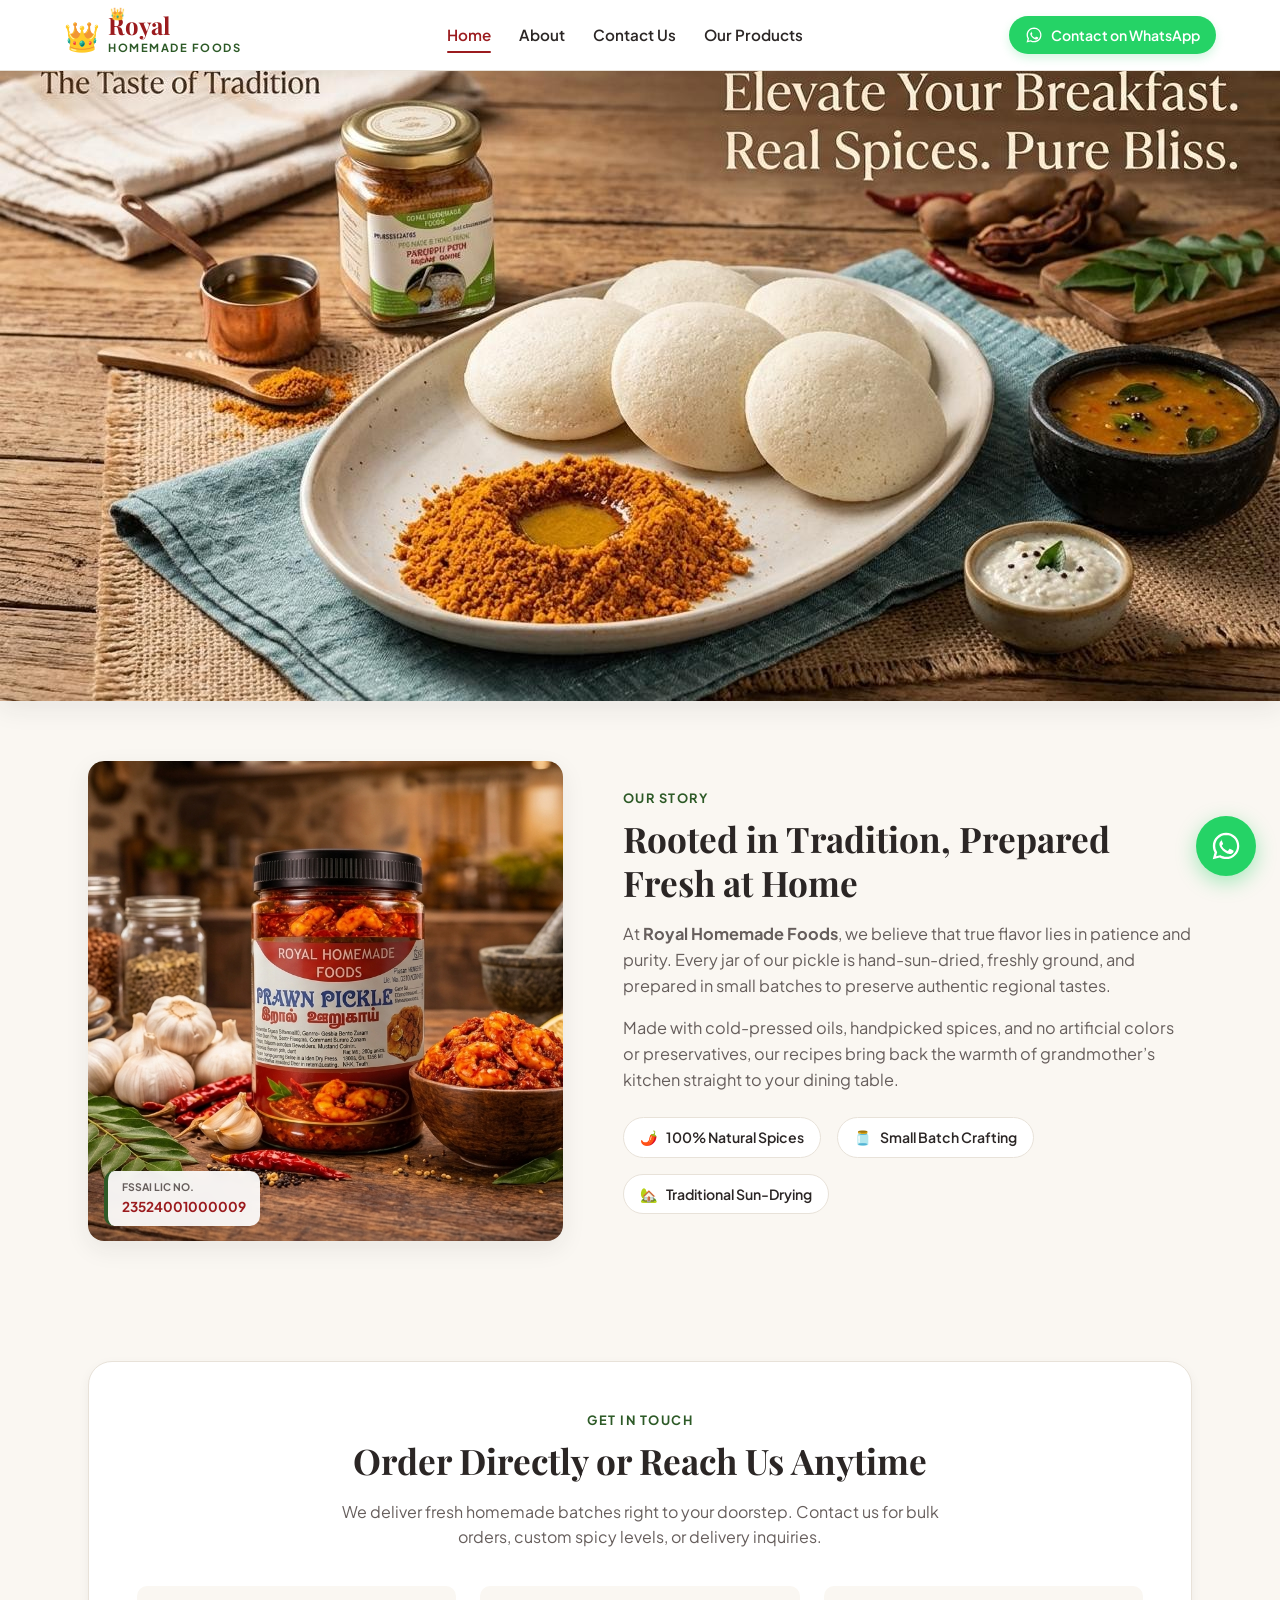
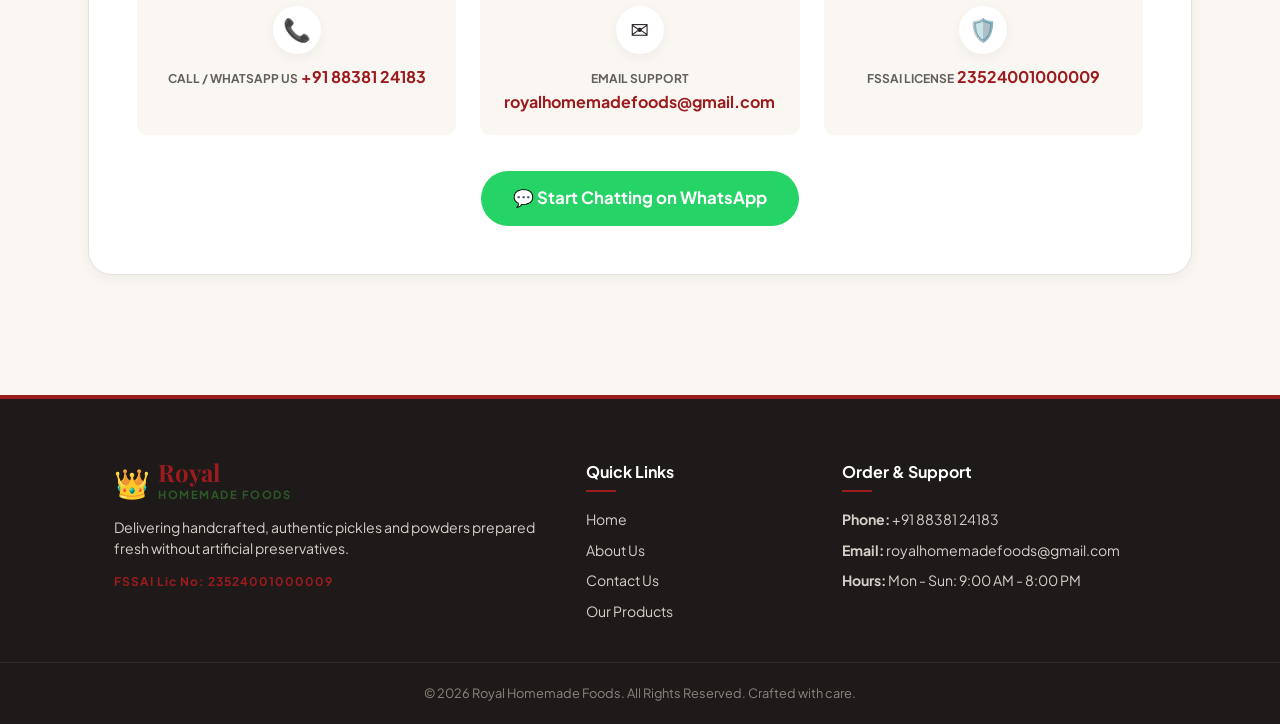
<file: index.html>
<!DOCTYPE html>
<html lang="en">
<head>
  <meta charset="UTF-8" />
  <meta name="viewport" content="width=device-width, initial-scale=1.0" />
  <title>Royal Homemade Foods | Authentic Handcrafted Pickles</title>
  <link rel="stylesheet" href="style.css" />
  <link rel="preconnect" href="https://fonts.googleapis.com" />
  <link rel="preconnect" href="https://fonts.gstatic.com" crossorigin />
  <link href="https://fonts.googleapis.com/css2?family=Playfair+Display:ital,wght@0,600;0,700;1,600&family=Plus+Jakarta+Sans:wght@400;500;600;700&display=swap" rel="stylesheet" />
</head>
<body>

  <!-- HEADER -->
  <header class="navbar">
    <div class="nav-container">
      <a href="index.html" class="brand-logo">
        <span class="crown">👑</span>
        <span class="brand-text">
          <span class="royal">R<span class="crown-r">👑</span>oyal</span>
          <span class="sub-brand">Homemade Foods</span>
        </span>
      </a>

      <!-- Desktop Nav -->
      <nav class="nav-links">
        <a href="#top" class="nav-item active">Home</a>
        <a href="#about" class="nav-item">About</a>
        <a href="#contact" class="nav-item">Contact Us</a>
        <a href="product.html" class="nav-item">Our Products</a>
      </nav>

      <a href="https://wa.me/918838124183?text=Hello%20Royal%20Homemade%20Foods,%20I%20would%20like%20to%20place%20an%20order!" target="_blank" class="nav-whatsapp-btn">
        <svg viewBox="0 0 24 24" class="wa-icon"><path fill="currentColor" d="M12.04 2c-5.46 0-9.91 4.45-9.91 9.91 0 1.75.46 3.45 1.32 4.95L2.05 22l5.25-1.38c1.45.79 3.08 1.21 4.74 1.21 5.46 0 9.91-4.45 9.91-9.91 0-2.65-1.03-5.14-2.9-7.01A9.816 9.816 0 0 0 12.04 2m.01 1.67c4.55 0 8.24 3.69 8.24 8.24 0 2.2-.86 4.27-2.42 5.82a8.18 8.18 0 0 1-5.82 2.42c-1.46 0-2.88-.38-4.13-1.12l-.3-.18-3.07.81.82-2.99-.19-.31a8.19 8.19 0 0 1-1.26-4.45c0-4.55 3.69-8.24 8.24-8.24m-3.5 4.51c-.2 0-.46.08-.7.33-.24.26-.92.9-.92 2.2 0 1.29.94 2.54 1.07 2.71.13.18 1.83 2.8 4.45 3.93.62.27 1.11.43 1.49.55.63.2 1.21.17 1.66.11.51-.08 1.57-.64 1.79-1.26.22-.62.22-1.16.15-1.26-.07-.11-.27-.18-.56-.33-.29-.14-1.72-.85-1.99-.95-.27-.1-.46-.14-.65.14-.19.29-.75.95-.92 1.15-.17.2-.34.22-.63.08-.29-.14-1.24-.46-2.36-1.46-.87-.78-1.46-1.74-1.63-2.03-.17-.29-.02-.45.13-.59.13-.13.29-.34.43-.51.14-.17.19-.29.29-.48.1-.19.05-.36-.02-.51-.08-.14-.65-1.57-.89-2.15-.24-.58-.48-.5-.66-.51"/></svg>
        <span>Contact on WhatsApp</span>
      </a>

      <!-- Mobile Hamburger Button -->
      <button class="hamburger-btn" id="hamburger-btn" onclick="toggleMobileMenu()" aria-label="Toggle navigation menu">
        <span class="bar"></span>
        <span class="bar"></span>
        <span class="bar"></span>
      </button>
    </div>

    <!-- Mobile Nav Overlay -->
    <div class="mobile-menu" id="mobile-menu">
      <a href="index.html">Home</a>
      <a href="index.html#about">About Us</a>
      <a href="index.html#contact">Contact Us</a>
      <a href="product.html">Our Products</a>
      <a href="https://wa.me/918838124183?text=Hello%20Royal%20Homemade%20Foods,%20I%20would%20like%20to%20place%20an%20order!" target="_blank" class="mobile-wa-btn">
        Order via WhatsApp
      </a>
    </div>
  </header>

  
<!-- Hero Section (90vw x 90vh Clean Showcase) -->
<section class="hero-section" id="home">
  <div class="hero-container">
    <div class="hero-slideshow">
      <div class="slide slide-1 active" style="background-image: url('photos/heroidli.jpg');"></div>
      <div class="slide slide-2" style="background-image: url('photos/heropickle.png');"></div>
      <div class="slide slide-3" style="background-image: url('photos/heropowder.jpg');"></div>
    </div>
  </div>
</section>

  <!-- About Section -->
  <section class="about-section" id="about">
    <div class="section-container">
      <div class="about-grid">
        <div class="about-image-wrapper">
          <img src="photos/aboutusprawn.png" alt="Royal Homemade Garlic Pickle Jar" class="about-img" />
          <div class="fssai-badge">
            <span>FSSAI LIC NO.</span>
            <strong>23524001000009</strong>
          </div>
        </div>

        <div class="about-text-content">
          <span class="section-subtitle">OUR STORY</span>
          <h2 class="section-title">Rooted in Tradition, Prepared Fresh at Home</h2>
          <p class="about-paragraph">
            At <strong>Royal Homemade Foods</strong>, we believe that true flavor lies in patience and purity. Every jar of our pickle is hand-sun-dried, freshly ground, and prepared in small batches to preserve authentic regional tastes.
          </p>
          <p class="about-paragraph">
            Made with cold-pressed oils, handpicked spices, and no artificial colors or preservatives, our recipes bring back the warmth of grandmother’s kitchen straight to your dining table.
          </p>
          
          <div class="about-highlights">
            <div class="highlight-item"><span class="hl-icon">🌶️</span><span>100% Natural Spices</span></div>
            <div class="highlight-item"><span class="hl-icon">🫙</span><span>Small Batch Crafting</span></div>
            <div class="highlight-item"><span class="hl-icon">🏡</span><span>Traditional Sun-Drying</span></div>
          </div>
        </div>
      </div>
    </div>
  </section>

  <!-- Contact Section -->
  <section class="contact-section" id="contact">
    <div class="section-container">
      <div class="contact-card">
        <div class="contact-header">
          <span class="section-subtitle">GET IN TOUCH</span>
          <h2 class="section-title">Order Directly or Reach Us Anytime</h2>
          <p>We deliver fresh homemade batches right to your doorstep. Contact us for bulk orders, custom spicy levels, or delivery inquiries.</p>
        </div>

        <div class="contact-details-grid">
          <div class="contact-item">
            <div class="icon-circle">📞</div>
            <div class="info">
              <label>Call / WhatsApp Us</label>
              <a href="tel:+918838124183" class="val">+91 88381 24183</a>
            </div>
          </div>

          <div class="contact-item">
            <div class="icon-circle">✉️</div>
            <div class="info">
              <label>Email Support</label>
              <a href="mailto:royalhomemadefoods@gmail.com" class="val">royalhomemadefoods@gmail.com</a>
            </div>
          </div>

          <div class="contact-item">
            <div class="icon-circle">🛡️</div>
            <div class="info">
              <label>FSSAI License</label>
              <span class="val">23524001000009</span>
            </div>
          </div>
        </div>

        <div class="contact-cta">
          <a href="https://wa.me/918838124183?text=Hello%20Royal%20Homemade%20Foods,%20I%20would%20like%20to%20inquire%20about%20your%20products." target="_blank" class="btn btn-wa-large">
            💬 Start Chatting on WhatsApp
          </a>
        </div>
      </div>
    </div>
  </section>

  <!-- GLOBAL FOOTER -->
  <footer class="site-footer">
    <div class="footer-container">
      <div class="footer-col brand-col">
        <a href="index.html" class="brand-logo footer-logo">
          <span class="crown">👑</span>
          <span class="brand-text">
            <span class="royal">Royal</span>
            <span class="sub-brand">Homemade Foods</span>
          </span>
        </a>
        <p class="footer-desc">Delivering handcrafted, authentic pickles and powders prepared fresh without artificial preservatives.</p>
        <span class="fssai-foot">FSSAI Lic No: 23524001000009</span>
      </div>

     <!-- Footer Quick Links -->
      <div class="footer-col links-col">
        <h4>Quick Links</h4>
        <ul>
          <li><a href="index.html">Home</a></li>
          <li><a href="index.html#about">About Us</a></li>
          <li><a href="index.html#contact">Contact Us</a></li>
          <li><a href="product.html">Our Products</a></li>
        </ul>
      </div>

      <div class="footer-col contact-col">
        <h4>Order & Support</h4>
        <p><strong>Phone:</strong> +91 88381 24183</p>
        <p><strong>Email:</strong> royalhomemadefoods@gmail.com</p>
        <p><strong>Hours:</strong> Mon - Sun: 9:00 AM - 8:00 PM</p>
      </div>
    </div>
    <div class="footer-bottom">
      <p>&copy; 2026 Royal Homemade Foods. All Rights Reserved. Crafted with care.</p>
    </div>
  </footer>

  <!-- FLOATING WHATSAPP BUBBLE -->
  <a href="https://wa.me/918838124183?text=Hello%20Royal%20Homemade%20Foods,%20I%20am%20interested%20in%20ordering!" target="_blank" class="floating-wa-bubble" aria-label="Order on WhatsApp">
    <svg viewBox="0 0 24 24" class="wa-bubble-icon"><path fill="currentColor" d="M12.04 2c-5.46 0-9.91 4.45-9.91 9.91 0 1.75.46 3.45 1.32 4.95L2.05 22l5.25-1.38c1.45.79 3.08 1.21 4.74 1.21 5.46 0 9.91-4.45 9.91-9.91 0-2.65-1.03-5.14-2.9-7.01A9.816 9.816 0 0 0 12.04 2m.01 1.67c4.55 0 8.24 3.69 8.24 8.24 0 2.2-.86 4.27-2.42 5.82a8.18 8.18 0 0 1-5.82 2.42c-1.46 0-2.88-.38-4.13-1.12l-.3-.18-3.07.81.82-2.99-.19-.31a8.19 8.19 0 0 1-1.26-4.45c0-4.55 3.69-8.24 8.24-8.24m-3.5 4.51c-.2 0-.46.08-.7.33-.24.26-.92.9-.92 2.2 0 1.29.94 2.54 1.07 2.71.13.18 1.83 2.8 4.45 3.93.62.27 1.11.43 1.49.55.63.2 1.21.17 1.66.11.51-.08 1.57-.64 1.79-1.26.22-.62.22-1.16.15-1.26-.07-.11-.27-.18-.56-.33-.29-.14-1.72-.85-1.99-.95-.27-.1-.46-.14-.65.14-.19.29-.75.95-.92 1.15-.17.2-.34.22-.63.08-.29-.14-1.24-.46-2.36-1.46-.87-.78-1.46-1.74-1.63-2.03-.17-.29-.02-.45.13-.59.13-.13.29-.34.43-.51.14-.17.19-.29.29-.48.1-.19.05-.36-.02-.51-.08-.14-.65-1.57-.89-2.15-.24-.58-.48-.5-.66-.51"/></svg>
  </a>

  <script src="script.js"></script>
</body>
</html>
</file>
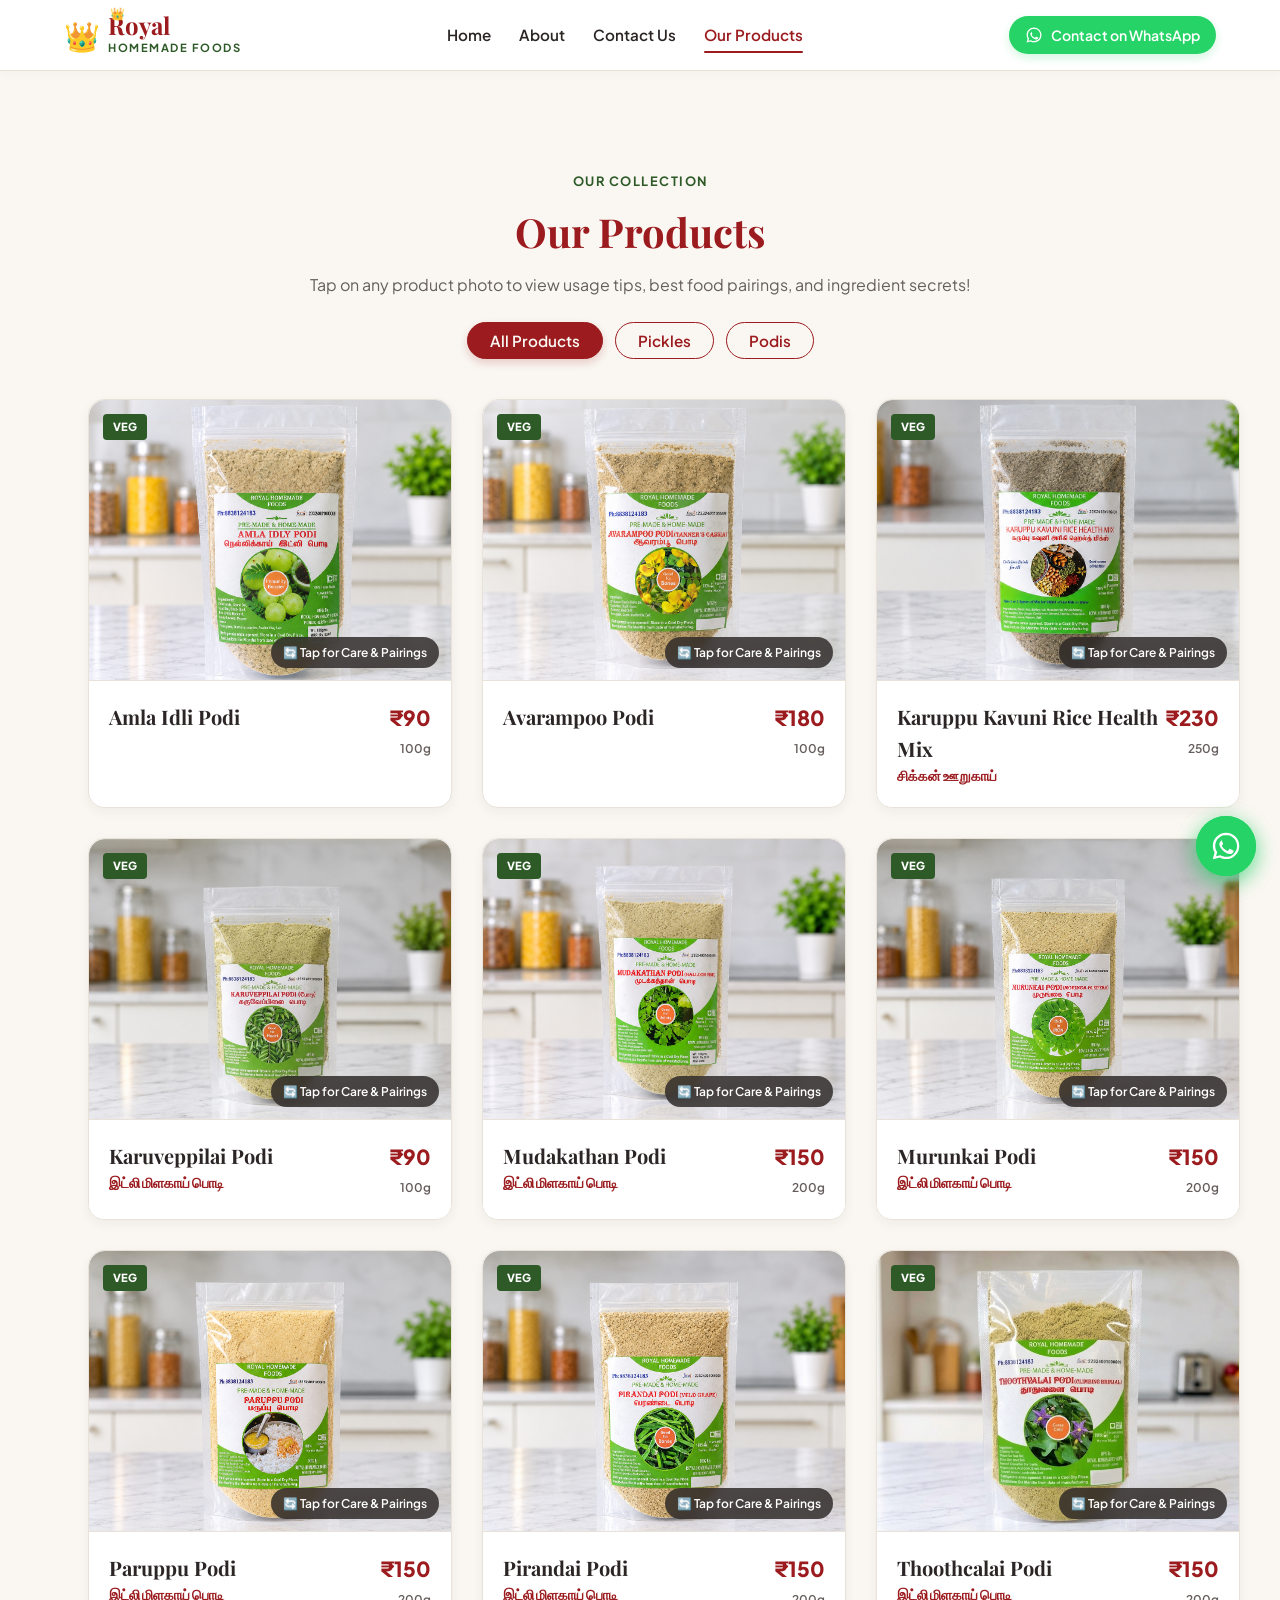
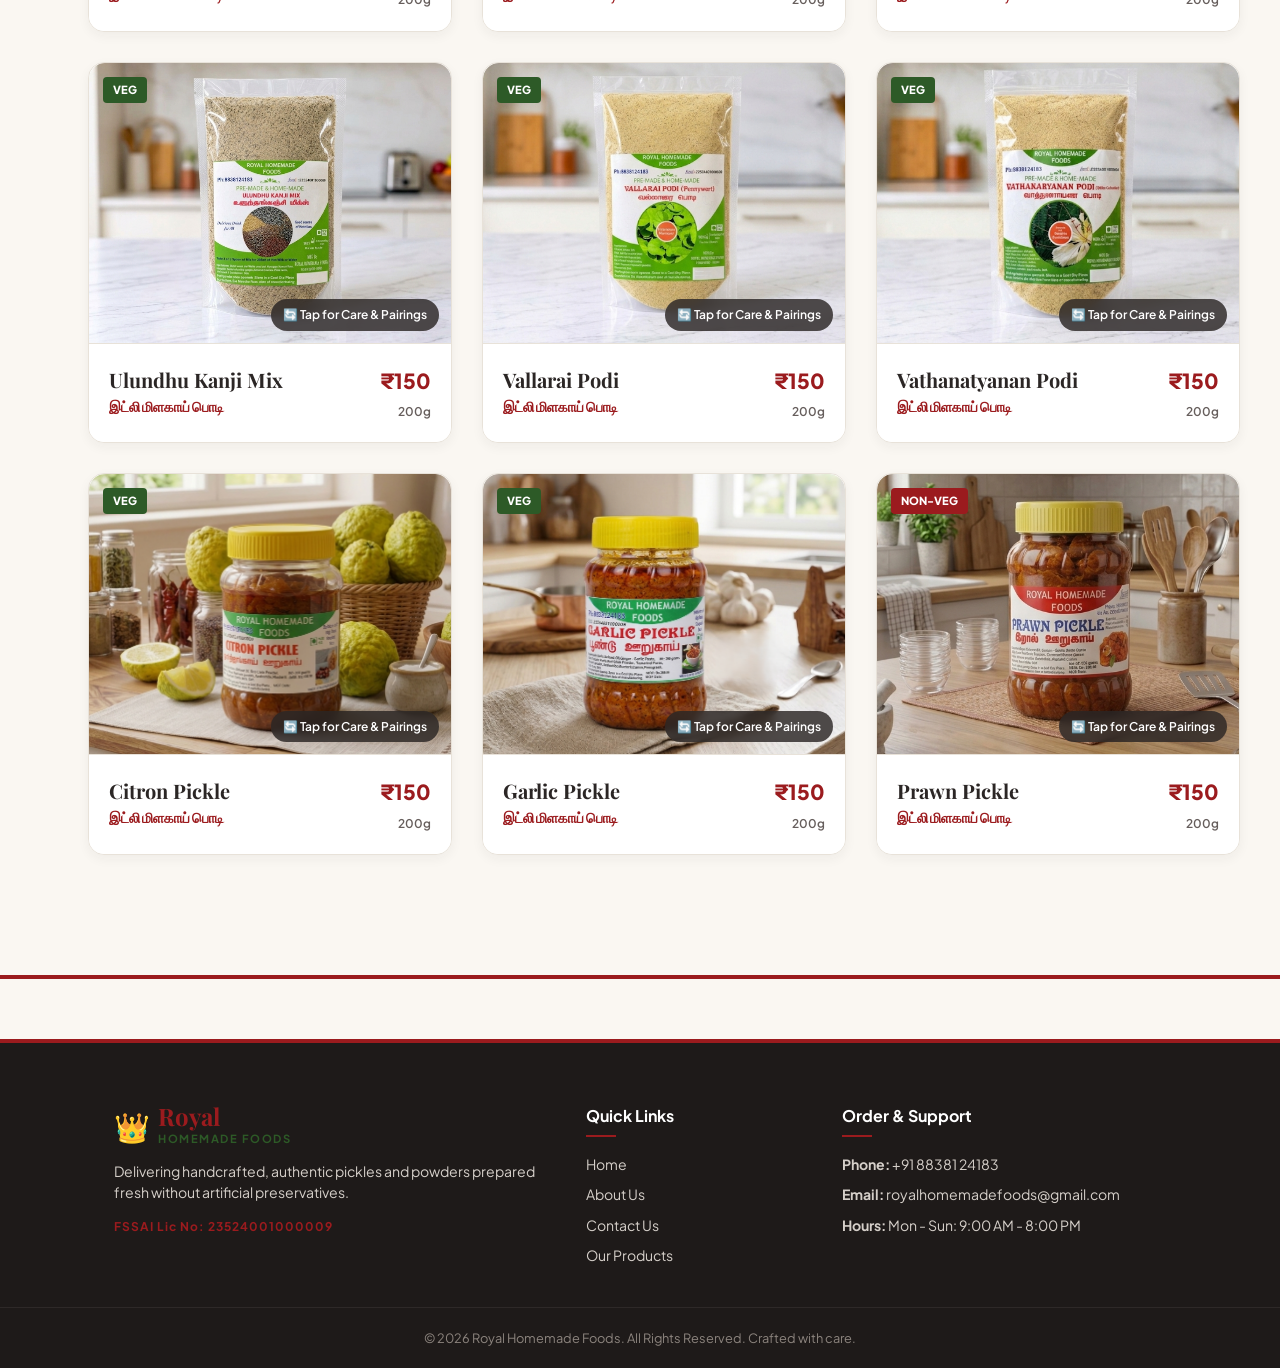
<file: product.html>
<!DOCTYPE html>
<html lang="en">
<head>
  <meta charset="UTF-8" />
  <meta name="viewport" content="width=device-width, initial-scale=1.0" />
  <title>Our Products | Royal Homemade Foods</title>
  <link rel="stylesheet" href="style.css" />
  <link rel="preconnect" href="https://fonts.googleapis.com" />
  <link rel="preconnect" href="https://fonts.gstatic.com" crossorigin />
  <link href="https://fonts.googleapis.com/css2?family=Playfair+Display:ital,wght@0,600;0,700;1,600&family=Plus+Jakarta+Sans:wght@400;500;600;700&display=swap" rel="stylesheet" />
</head>
<body>

  <!-- HEADER -->
  <header class="navbar">
    <div class="nav-container">
      <a href="index.html" class="brand-logo">
        <span class="crown">👑</span>
        <span class="brand-text">
          <span class="royal">R<span class="crown-r">👑</span>oyal</span>
          <span class="sub-brand">Homemade Foods</span>
        </span>
      </a>

     <!-- Desktop Nav -->
      <nav class="nav-links">
        <a href="index.html" class="nav-item">Home</a>
        <a href="index.html#about" class="nav-item">About</a>
        <a href="index.html#contact" class="nav-item">Contact Us</a>
        <a href="product.html" class="nav-item active">Our Products</a>
      </nav>

      <a href="https://wa.me/918838124183?text=Hello%20Royal%20Homemade%20Foods,%20I%20would%20like%20to%20place%20an%20order!" target="_blank" class="nav-whatsapp-btn">
        <svg viewBox="0 0 24 24" class="wa-icon"><path fill="currentColor" d="M12.04 2c-5.46 0-9.91 4.45-9.91 9.91 0 1.75.46 3.45 1.32 4.95L2.05 22l5.25-1.38c1.45.79 3.08 1.21 4.74 1.21 5.46 0 9.91-4.45 9.91-9.91 0-2.65-1.03-5.14-2.9-7.01A9.816 9.816 0 0 0 12.04 2m.01 1.67c4.55 0 8.24 3.69 8.24 8.24 0 2.2-.86 4.27-2.42 5.82a8.18 8.18 0 0 1-5.82 2.42c-1.46 0-2.88-.38-4.13-1.12l-.3-.18-3.07.81.82-2.99-.19-.31a8.19 8.19 0 0 1-1.26-4.45c0-4.55 3.69-8.24 8.24-8.24m-3.5 4.51c-.2 0-.46.08-.7.33-.24.26-.92.9-.92 2.2 0 1.29.94 2.54 1.07 2.71.13.18 1.83 2.8 4.45 3.93.62.27 1.11.43 1.49.55.63.2 1.21.17 1.66.11.51-.08 1.57-.64 1.79-1.26.22-.62.22-1.16.15-1.26-.07-.11-.27-.18-.56-.33-.29-.14-1.72-.85-1.99-.95-.27-.1-.46-.14-.65.14-.19.29-.75.95-.92 1.15-.17.2-.34.22-.63.08-.29-.14-1.24-.46-2.36-1.46-.87-.78-1.46-1.74-1.63-2.03-.17-.29-.02-.45.13-.59.13-.13.29-.34.43-.51.14-.17.19-.29.29-.48.1-.19.05-.36-.02-.51-.08-.14-.65-1.57-.89-2.15-.24-.58-.48-.5-.66-.51"/></svg>
        <span>Contact on WhatsApp</span>
      </a>

      <!-- Mobile Hamburger Button -->
      <button class="hamburger-btn" id="hamburger-btn" onclick="toggleMobileMenu()" aria-label="Toggle navigation menu">
        <span class="bar"></span>
        <span class="bar"></span>
        <span class="bar"></span>
      </button>
    </div>

    
    <!-- Mobile Nav Overlay -->
    <div class="mobile-menu" id="mobile-menu">
      <a href="index.html">Home</a>
      <a href="index.html#about">About Us</a>
      <a href="index.html#contact">Contact Us</a>
      <a href="product.html">Our Products</a>
      <a href="https://wa.me/918838124183?text=Hello%20Royal%20Homemade%20Foods,%20I%20would%20like%20to%20place%20an%20order!" target="_blank" class="mobile-wa-btn">
        Order via WhatsApp
      </a>
    </div>
  </header>

 <!-- PRODUCTS SECTION -->
<section class="products-section" style="padding-top: 40px;">
  <div class="section-container">
    
    <div class="catalog-header">
      <span class="section-subtitle">OUR COLLECTION</span>
      <h1 class="catalog-main-title">Our Products</h1>
      <p class="catalog-intro">Tap on any product photo to view usage tips, best food pairings, and ingredient secrets!</p>
      
      <!-- NEW FILTER BUTTONS -->
      <div class="filter-buttons">
        <button class="filter-btn active" onclick="filterProducts('ALL')">All Products</button>
        <button class="filter-btn" onclick="filterProducts('PICKLE')">Pickles</button>
        <button class="filter-btn" onclick="filterProducts('PODI')">Podis</button>
      </div>
    </div>

    <!-- Empty Grid Container -->
    <div class="products-grid" id="products-container"></div>

  </div>
</section>




  

  <!-- GLOBAL FOOTER -->
  <footer class="site-footer">
    <!-- Footer content stays the same -->
  </footer>

  <!-- FLOATING WHATSAPP BUBBLE -->
  <a href="https://wa.me/918838124183?text=Hello..." target="_blank" class="floating-wa-bubble">...</a>

  <!-- SCRIPTS (Important: products.js must come before script.js) -->
  <script src="products.js"></script>
  <script src="script.js"></script>
</body>
</html>
  

  <!-- GLOBAL FOOTER -->
  <footer class="site-footer">
    <div class="footer-container">
      <div class="footer-col brand-col">
        <a href="index.html" class="brand-logo footer-logo">
          <span class="crown">👑</span>
          <span class="brand-text">
            <span class="royal">Royal</span>
            <span class="sub-brand">Homemade Foods</span>
          </span>
        </a>
        <p class="footer-desc">Delivering handcrafted, authentic pickles and powders prepared fresh without artificial preservatives.</p>
        <span class="fssai-foot">FSSAI Lic No: 23524001000009</span>
      </div>

     <!-- Footer Quick Links -->
        <div class="footer-col links-col">
          <h4>Quick Links</h4>
          <ul>
            <li><a href="index.html">Home</a></li>
            <li><a href="index.html#about">About Us</a></li>
            <li><a href="index.html#contact">Contact Us</a></li>
            <li><a href="product.html">Our Products</a></li>
          </ul>
        </div>

      <div class="footer-col contact-col">
        <h4>Order & Support</h4>
        <p><strong>Phone:</strong> +91 88381 24183</p>
        <p><strong>Email:</strong> royalhomemadefoods@gmail.com</p>
        <p><strong>Hours:</strong> Mon - Sun: 9:00 AM - 8:00 PM</p>
      </div>
    </div>
    <div class="footer-bottom">
      <p>&copy; 2026 Royal Homemade Foods. All Rights Reserved. Crafted with care.</p>
    </div>
  </footer>

  <!-- FLOATING WHATSAPP BUBBLE -->
  <a href="https://wa.me/918838124183?text=Hello%20Royal%20Homemade%20Foods,%20I%20am%20interested%20in%20ordering!" target="_blank" class="floating-wa-bubble" aria-label="Order on WhatsApp">
    <svg viewBox="0 0 24 24" class="wa-bubble-icon"><path fill="currentColor" d="M12.04 2c-5.46 0-9.91 4.45-9.91 9.91 0 1.75.46 3.45 1.32 4.95L2.05 22l5.25-1.38c1.45.79 3.08 1.21 4.74 1.21 5.46 0 9.91-4.45 9.91-9.91 0-2.65-1.03-5.14-2.9-7.01A9.816 9.816 0 0 0 12.04 2m.01 1.67c4.55 0 8.24 3.69 8.24 8.24 0 2.2-.86 4.27-2.42 5.82a8.18 8.18 0 0 1-5.82 2.42c-1.46 0-2.88-.38-4.13-1.12l-.3-.18-3.07.81.82-2.99-.19-.31a8.19 8.19 0 0 1-1.26-4.45c0-4.55 3.69-8.24 8.24-8.24m-3.5 4.51c-.2 0-.46.08-.7.33-.24.26-.92.9-.92 2.2 0 1.29.94 2.54 1.07 2.71.13.18 1.83 2.8 4.45 3.93.62.27 1.11.43 1.49.55.63.2 1.21.17 1.66.11.51-.08 1.57-.64 1.79-1.26.22-.62.22-1.16.15-1.26-.07-.11-.27-.18-.56-.33-.29-.14-1.72-.85-1.99-.95-.27-.1-.46-.14-.65.14-.19.29-.75.95-.92 1.15-.17.2-.34.22-.63.08-.29-.14-1.24-.46-2.36-1.46-.87-.78-1.46-1.74-1.63-2.03-.17-.29-.02-.45.13-.59.13-.13.29-.34.43-.51.14-.17.19-.29.29-.48.1-.19.05-.36-.02-.51-.08-.14-.65-1.57-.89-2.15-.24-.58-.48-.5-.66-.51"/></svg>
  </a>

  <script src="script.js"></script>
</body>
</html>
</file>
<file: style.css>
/* style.css */

/* DESIGN SYSTEM VARIABLES */
:root {
  --brand-red: #9B1B1E;
  --brand-red-hover: #7E1417;
  --brand-green: #2D5A27;
  --brand-green-hover: #22451E;
  --whatsapp-green: #25D366;
  --whatsapp-green-hover: #1DA851;
  --bg-cream: #FAF7F2;
  --card-bg: #FFFFFF;
  --text-dark: #2B2625;
  --text-muted: #665E5C;
  --border-light: #E8E2D9;
  --shadow-sm: 0 4px 12px rgba(43, 38, 37, 0.05);
  --shadow-md: 0 8px 24px rgba(43, 38, 37, 0.08);
  --radius-lg: 16px;
  --radius-md: 10px;
  --font-serif: 'Playfair Display', Georgia, serif;
  --font-sans: 'Plus Jakarta Sans', system-ui, -apple-system, sans-serif;
}

/* RESET & BASE STYLES */
*, *::before, *::after {
  box-sizing: border-box;
  margin: 0;
  padding: 0;
}

body {
  background-color: var(--bg-cream);
  color: var(--text-dark);
  font-family: var(--font-sans);
  line-height: 1.6;
  overflow-x: hidden;
  -webkit-font-smoothing: antialiased;
}

a {
  text-decoration: none;
  color: inherit;
}

button {
  cursor: pointer;
  border: none;
  background: none;
  font-family: inherit;
}

/* NAVBAR */
.navbar {
  position: sticky;
  top: 0;
  z-index: 1000;
  background-color: rgba(255, 255, 255, 0.95);
  backdrop-filter: blur(8px);
  border-bottom: 1px solid var(--border-light);
  box-shadow: 0 2px 10px rgba(0, 0, 0, 0.03);
}

.nav-container {
  max-width: 1200px;
  margin: 0 auto;
  padding: 12px 24px;
  display: flex;
  align-items: center;
  justify-content: space-between;
}

/* Brand Logo */
.brand-logo {
  display: flex;
  align-items: center;
  gap: 8px;
}

.brand-logo .crown {
  font-size: 1.8rem;
}

.brand-text {
  display: flex;
  flex-direction: column;
}

.brand-text .royal {
  font-family: var(--font-serif);
  font-size: 1.5rem;
  font-weight: 700;
  color: var(--brand-red);
  line-height: 1;
  position: relative;
}

.crown-r {
  font-size: 0.75rem;
  position: absolute;
  top: -6px;
  left: 2px;
}

.brand-text .sub-brand {
  font-size: 0.7rem;
  font-weight: 700;
  letter-spacing: 1.5px;
  text-transform: uppercase;
  color: var(--brand-green);
  margin-top: 2px;
}

/* Desktop Nav Links */
.nav-links {
  display: flex;
  align-items: center;
  gap: 28px;
}

.nav-item {
  font-weight: 600;
  font-size: 0.95rem;
  color: var(--text-dark);
  transition: color 0.2s ease;
  position: relative;
}

.nav-item:hover, .nav-item.active {
  color: var(--brand-red);
}

.nav-item.active::after {
  content: '';
  position: absolute;
  bottom: -6px;
  left: 0;
  width: 100%;
  height: 2px;
  background-color: var(--brand-red);
  border-radius: 2px;
}

/* WhatsApp Nav Button */
.nav-whatsapp-btn {
  display: flex;
  align-items: center;
  gap: 8px;
  background-color: var(--whatsapp-green);
  color: white;
  padding: 8px 16px;
  border-radius: 50px;
  font-weight: 600;
  font-size: 0.88rem;
  transition: transform 0.2s ease, background-color 0.2s ease;
  box-shadow: 0 4px 10px rgba(37, 211, 102, 0.2);
}

.nav-whatsapp-btn:hover {
  background-color: var(--whatsapp-green-hover);
  transform: translateY(-1px);
}

.wa-icon {
  width: 18px;
  height: 18px;
}

/* Mobile Hamburger Button */
.hamburger-btn {
  display: none;
  flex-direction: column;
  justify-content: space-between;
  width: 26px;
  height: 18px;
}

.hamburger-btn .bar {
  height: 3px;
  width: 100%;
  background-color: var(--brand-red);
  border-radius: 2px;
  transition: all 0.3s ease;
}

/* Mobile Menu Dropdown */
.mobile-menu {
  display: none;
  flex-direction: column;
  background-color: var(--card-bg);
  border-bottom: 1px solid var(--border-light);
  padding: 16px 24px;
  gap: 16px;
}

.mobile-menu a {
  font-size: 1.05rem;
  font-weight: 600;
  color: var(--text-dark);
  padding: 8px 0;
  border-bottom: 1px solid #F0ECE6;
}

.mobile-menu .mobile-wa-btn {
  background-color: var(--whatsapp-green);
  color: white;
  text-align: center;
  border-radius: 8px;
  margin-top: 8px;
  border-bottom: none;
}


/* HERO SECTION */
.hero-section {
  padding: 0;
  width: 100vw;
  position: relative;
  left: 50%;
  right: 50%;
  margin-left: -50vw;
  margin-right: -50vw;
}

.hero-container {
  width: 100%;
  height: 70vh;
  border-radius: 0;
  position: relative;
  overflow: hidden;
  box-shadow: var(--shadow-md);
}

.hero-slideshow {
  width: 100%;
  height: 100%;
  position: absolute;
  top: 0;
  left: 0;
}

.slide {
  position: absolute;
  top: 0;
  left: 0;
  width: 100%;
  height: 100%;
  background-size: cover;
  background-position: center;
  opacity: 0;
  transition: opacity 1.2s ease-in-out;
}

.slide.active {
  opacity: 1;
}

.hero-overlay-content {
  position: absolute;
  top: 0;
  left: 0;
  width: 100%;
  height: 100%;
  background: linear-gradient(180deg, rgba(20, 10, 10, 0.4) 0%, rgba(20, 10, 10, 0.75) 100%);
  display: flex;
  flex-direction: column;
  justify-content: center;
  align-items: center;
  text-align: center;
  padding: 40px 24px;
  color: white;
}

.hero-tag {
  background-color: var(--brand-green);
  color: white;
  font-size: 0.75rem;
  font-weight: 700;
  letter-spacing: 2px;
  padding: 6px 14px;
  border-radius: 30px;
  margin-bottom: 16px;
  text-transform: uppercase;
}

.hero-headline {
  font-family: var(--font-serif);
  font-size: 2.8rem;
  line-height: 1.2;
  max-width: 800px;
  margin-bottom: 16px;
  text-shadow: 0 2px 8px rgba(0,0,0,0.4);
}

.hero-subheadline {
  font-size: 1.1rem;
  max-width: 600px;
  margin-bottom: 28px;
  opacity: 0.9;
  line-height: 1.5;
}

.btn {
  padding: 12px 28px;
  border-radius: 50px;
  font-weight: 700;
  font-size: 1rem;
  transition: all 0.2s ease;
  display: inline-flex;
  align-items: center;
  justify-content: center;
}

.btn-primary {
  background-color: var(--brand-red);
  color: white;
  box-shadow: 0 4px 14px rgba(155, 27, 30, 0.4);
}

.btn-primary:hover {
  background-color: var(--brand-red-hover);
  transform: translateY(-2px);
}


/* SECTION LAYOUT GLOBALS */
.section-container {
  max-width: 90vw;
  width: 90vw;
  margin: 0 auto;
  padding: 60px 24px;
}

.section-subtitle {
  color: var(--brand-green);
  font-weight: 700;
  font-size: 0.8rem;
  letter-spacing: 1.5px;
  text-transform: uppercase;
  display: block;
  margin-bottom: 8px;
}

.section-title {
  font-family: var(--font-serif);
  font-size: 2.2rem;
  color: var(--text-dark);
  line-height: 1.25;
  margin-bottom: 16px;
}


/* ABOUT US SECTION */
.about-grid {
  display: grid;
  grid-template-columns: 1fr 1.2fr;
  gap: 60px;
  align-items: center;
}

.about-image-wrapper {
  position: relative;
  border-radius: var(--radius-lg);
  overflow: hidden;
  box-shadow: var(--shadow-md);
  height: 480px;
}

.about-img {
  width: 100%;
  height: 100%;
  object-fit: cover;
}

.fssai-badge {
  position: absolute;
  bottom: 16px;
  left: 16px;
  background: rgba(255, 255, 255, 0.92);
  backdrop-filter: blur(4px);
  padding: 8px 14px;
  border-radius: var(--radius-md);
  border-left: 4px solid var(--brand-green);
  display: flex;
  flex-direction: column;
}

.fssai-badge span {
  font-size: 0.65rem;
  font-weight: 700;
  color: var(--text-muted);
}

.fssai-badge strong {
  font-size: 0.85rem;
  color: var(--brand-red);
}

.about-paragraph {
  color: var(--text-muted);
  font-size: 1.02rem;
  margin-bottom: 16px;
}

.about-highlights {
  display: flex;
  flex-wrap: wrap;
  gap: 16px;
  margin-top: 24px;
}

.highlight-item {
  display: flex;
  align-items: center;
  gap: 8px;
  background-color: var(--card-bg);
  padding: 8px 16px;
  border-radius: 50px;
  border: 1px solid var(--border-light);
  font-size: 0.88rem;
  font-weight: 600;
}


/* CONTACT SECTION */
.contact-card {
  background-color: var(--card-bg);
  border-radius: 24px;
  padding: 48px;
  box-shadow: var(--shadow-sm);
  border: 1px solid var(--border-light);
  text-align: center;
}

.contact-header p {
  color: var(--text-muted);
  max-width: 600px;
  margin: 0 auto 36px;
}

.contact-details-grid {
  display: grid;
  grid-template-columns: repeat(3, 1fr);
  gap: 24px;
  margin-bottom: 36px;
}

.contact-item {
  display: flex;
  flex-direction: column;
  align-items: center;
  gap: 10px;
  padding: 20px;
  background-color: var(--bg-cream);
  border-radius: var(--radius-md);
}

.icon-circle {
  width: 48px;
  height: 48px;
  border-radius: 50%;
  background-color: white;
  display: flex;
  align-items: center;
  justify-content: center;
  font-size: 1.4rem;
  box-shadow: var(--shadow-sm);
}

.contact-item label {
  font-size: 0.75rem;
  font-weight: 700;
  color: var(--text-muted);
  text-transform: uppercase;
}

.contact-item .val {
  font-size: 1rem;
  font-weight: 700;
  color: var(--brand-red);
}

.btn-wa-large {
  background-color: var(--whatsapp-green);
  color: white;
  padding: 14px 32px;
  font-size: 1.05rem;
  border-radius: 50px;
}

.btn-wa-large:hover {
  background-color: var(--whatsapp-green-hover);
}


/* PRODUCT CATALOG & GRID */
.catalog-header {
  text-align: center;
  margin-bottom: 40px;
}

.catalog-main-title {
  font-family: var(--font-serif);
  font-size: 2.5rem;
  color: var(--brand-red);
  margin-bottom: 8px;
}

.catalog-intro {
  color: var(--text-muted);
  font-size: 1rem;
}

.products-grid {
  display: grid;
  grid-template-columns: repeat(3, 1fr); /* Default 3 columns on desktop */
  gap: 30px;
  width: 90vw;
  max-width: 1400px;
  margin: 0 auto;
}

/* Product Card */
.product-card {
  background-color: var(--card-bg);
  border-radius: var(--radius-lg);
  overflow: hidden;
  box-shadow: var(--shadow-sm);
  border: 1px solid var(--border-light);
  display: flex;
  flex-direction: column;
}

/* FLIP CARD MECHANIC */
.flip-card-container {
  width: 100%;
  height: 280px;
  perspective: 1000px;
  position: relative;
}

.flip-card-inner {
  width: 100%;
  height: 100%;
  position: relative;
  transform-style: preserve-3d;
  transition: transform 0.6s cubic-bezier(0.4, 0, 0.2, 1);
  cursor: pointer;
}

.flip-card-inner.is-flipped {
  transform: rotateY(180deg);
}

.flip-card-front, .flip-card-back {
  position: absolute;
  top: 0;
  left: 0;
  width: 100%;
  height: 100%;
  backface-visibility: hidden;
  -webkit-backface-visibility: hidden;
  border-radius: var(--radius-lg) var(--radius-lg) 0 0;
  overflow: hidden;
}

.flip-card-front {
  position: relative;
}

.product-img {
  width: 100%;
  height: 100%;
  object-fit: cover;
}

.veg-tag, .nonveg-tag {
  position: absolute;
  top: 14px;
  left: 14px;
  padding: 4px 10px;
  border-radius: 4px;
  font-size: 0.7rem;
  font-weight: 800;
  color: white;
}

.veg-tag { background-color: var(--brand-green); }
.nonveg-tag { background-color: var(--brand-red); }

.flip-hint-badge {
  position: absolute;
  bottom: 12px;
  right: 12px;
  background-color: rgba(43, 38, 37, 0.82);
  color: white;
  font-size: 0.75rem;
  font-weight: 600;
  padding: 6px 12px;
  border-radius: 30px;
  backdrop-filter: blur(4px);
}

.flip-card-back {
  background-color: var(--brand-green);
  color: white;
  transform: rotateY(180deg);
  padding: 20px;
  display: flex;
  flex-direction: column;
}

.back-content {
  overflow-y: auto;
  height: 100%;
  display: flex;
  flex-direction: column;
  gap: 12px;
}

.back-header {
  display: flex;
  justify-content: space-between;
  align-items: center;
  border-bottom: 1px solid rgba(255, 255, 255, 0.2);
  padding-bottom: 8px;
}

.back-header h4 {
  font-size: 0.95rem;
  color: #E2F0DF;
}

.back-flip-btn {
  background-color: rgba(255, 255, 255, 0.2);
  color: white;
  font-size: 0.7rem;
  padding: 4px 10px;
  border-radius: 20px;
}

.usage-list {
  list-style: none;
  font-size: 0.8rem;
  display: flex;
  flex-direction: column;
  gap: 4px;
}

.pairings-box, .ingredients-box {
  background-color: rgba(0, 0, 0, 0.15);
  padding: 10px;
  border-radius: 8px;
}

.pairings-box h5, .ingredients-box h5 {
  font-size: 0.75rem;
  color: #E2F0DF;
  margin-bottom: 2px;
}

.pairings-box p, .ingredients-box p {
  font-size: 0.78rem;
  line-height: 1.3;
}

.static-card-body {
  padding: 20px;
  display: flex;
  flex-direction: column;
  background-color: var(--card-bg);
  border-top: 1px solid var(--border-light);
}

.title-row {
  display: flex;
  justify-content: space-between;
  align-items: flex-start;
}

.product-title {
  font-family: var(--font-serif);
  font-size: 1.25rem;
  color: var(--text-dark);
}

.tamil-title {
  display: block;
  font-size: 0.85rem;
  color: var(--brand-red);
  font-weight: 600;
}

.price-box {
  text-align: right;
}

.price {
  font-size: 1.3rem;
  font-weight: 800;
  color: var(--brand-red);
  display: block;
}

.weight-label {
  font-size: 0.75rem;
  color: var(--text-muted);
  font-weight: 600;
}


/* FOOTER */
.site-footer {
  background-color: #1E1A19;
  color: #D5CFC9;
  margin-top: 60px;
  border-top: 4px solid var(--brand-red);
}

.footer-container {
  max-width: 1100px;
  margin: 0 auto;
  padding: 60px 24px 40px;
  display: grid;
  grid-template-columns: 2fr 1fr 1.5fr;
  gap: 40px;
}

.footer-col h4 {
  color: white;
  font-size: 1rem;
  margin-bottom: 16px;
  position: relative;
  padding-bottom: 8px;
}

.footer-col h4::after {
  content: '';
  position: absolute;
  bottom: 0;
  left: 0;
  width: 30px;
  height: 2px;
  background-color: var(--brand-red);
}

.footer-desc {
  font-size: 0.88rem;
  margin: 12px 0;
  line-height: 1.5;
}

.fssai-foot {
  font-size: 0.75rem;
  color: var(--brand-red);
  font-weight: 700;
  letter-spacing: 1px;
}

.footer-col ul {
  list-style: none;
  display: flex;
  flex-direction: column;
  gap: 8px;
  font-size: 0.88rem;
}

.footer-col a:hover {
  color: white;
}

.footer-col p {
  font-size: 0.88rem;
  margin-bottom: 8px;
}

.footer-bottom {
  text-align: center;
  border-top: 1px solid #2E2928;
  padding: 20px 24px;
  font-size: 0.8rem;
  color: #8C847E;
}


/* FLOATING WHATSAPP BUBBLE */
.floating-wa-bubble {
  position: fixed;
  bottom: 24px;
  right: 24px;
  width: 60px;
  height: 60px;
  background-color: var(--whatsapp-green);
  color: white;
  border-radius: 50%;
  display: flex;
  align-items: center;
  justify-content: center;
  box-shadow: 0 6px 20px rgba(37, 211, 102, 0.4);
  z-index: 999;
  transition: transform 0.2s ease, background-color 0.2s ease;
}

.floating-wa-bubble:hover {
  transform: scale(1.08);
  background-color: var(--whatsapp-green-hover);
}

.wa-bubble-icon {
  width: 32px;
  height: 32px;
}


/* Filter Buttons Styling */
.filter-buttons {
  display: flex;
  justify-content: center;
  gap: 12px;
  margin-top: 25px;
  margin-bottom: 10px;
}

.filter-btn {
  background-color: #FAF7F2;
  border: 1.5px solid #9B1B1E;
  color: #9B1B1E;
  padding: 8px 22px;
  font-size: 0.95rem;
  font-weight: 600;
  border-radius: 30px;
  cursor: pointer;
  transition: all 0.3s ease;
}

.filter-btn:hover,
.filter-btn.active {
  background-color: #9B1B1E;
  color: #FAF7F2;
  box-shadow: 0 4px 10px rgba(155, 27, 30, 0.2);
}


/* RESPONSIVE MEDIA QUERIES (CLEAN & UNIFIED) */

/* Tablets & Medium Screens (up to 1024px): 2 Columns */
@media (max-width: 1024px) {
  .products-grid {
    grid-template-columns: repeat(2, 1fr);
  }
}

@media (max-width: 900px) {
  .hero-container {
    height: 440px;
    width: 92%;
  }

  .hero-headline {
    font-size: 2.1rem;
  }

  .about-grid {
    grid-template-columns: 1fr;
    gap: 28px;
  }

  .about-image-wrapper {
    height: 300px;
  }

  .contact-details-grid {
    grid-template-columns: 1fr;
  }

  .footer-container {
    grid-template-columns: 1fr;
    gap: 32px;
  }
}

/* Mobile Phones (up to 650px): 1 Column & Clean Scaling */
@media (max-width: 650px) {
  .products-grid {
    grid-template-columns: 1fr;
  }

  .nav-links, .nav-whatsapp-btn {
    display: none;
  }

  .hamburger-btn {
    display: flex;
  }

  .hero-container {
    height: 400px;
  }

  .hero-headline {
    font-size: 1.6rem;
  }

  .hero-subheadline {
    font-size: 0.9rem;
  }

  .contact-card {
    padding: 24px 16px;
  }
}

html {
  scroll-behavior: smooth;
}

@media (max-width: 650px) {
  .hero-section {
    width: 100%;
  }
  .hero-container {
    width: 100%;
    height: 380px; /* Clean, compact height for mobile screens */
    border-radius: 0;
  }
}

/* Fix mobile contact card layout & WhatsApp bubble overlap */
@media (max-width: 650px) {
  .contact-card {
    padding: 20px 14px;
  }
  
  /* Keep phone numbers from breaking awkwardly */
  .contact-item .val {
    font-size: 0.9rem;
    word-break: keep-all;
    white-space: nowrap;
  }

  /* Hide floating WA bubble on contact page to prevent button overlapping */
  body.contact-page .floating-wa-bubble {
    display: none; 
  }
}

/* Fix mobile product section padding and card alignment */
@media (max-width: 650px) {
  .section-container {
    width: 100% !important;
    max-width: 100% !important;
    padding: 30px 16px !important; /* Adds balanced breathing room on left and right */
  }

  .products-grid {
    width: 100% !important;
    max-width: 100% !important;
    grid-template-columns: 1fr !important;
    margin: 0 auto !important;
    padding: 0 !important;
  }

  .product-card {
    width: 100% !important;
    max-width: 100% !important;
  }
}

@media (max-width: 650px) {
  /* Hero Section Mobile Image Overrides */
  .slide-1 {
    background-image: url('photos/mobile1.png') !important;
  }
  .slide-2 {
    background-image: url('photos/mobile2.png') !important;
  }
  .slide-3 {
    background-image: url('photos/mobile3.png') !important;
  }
}
</file>
